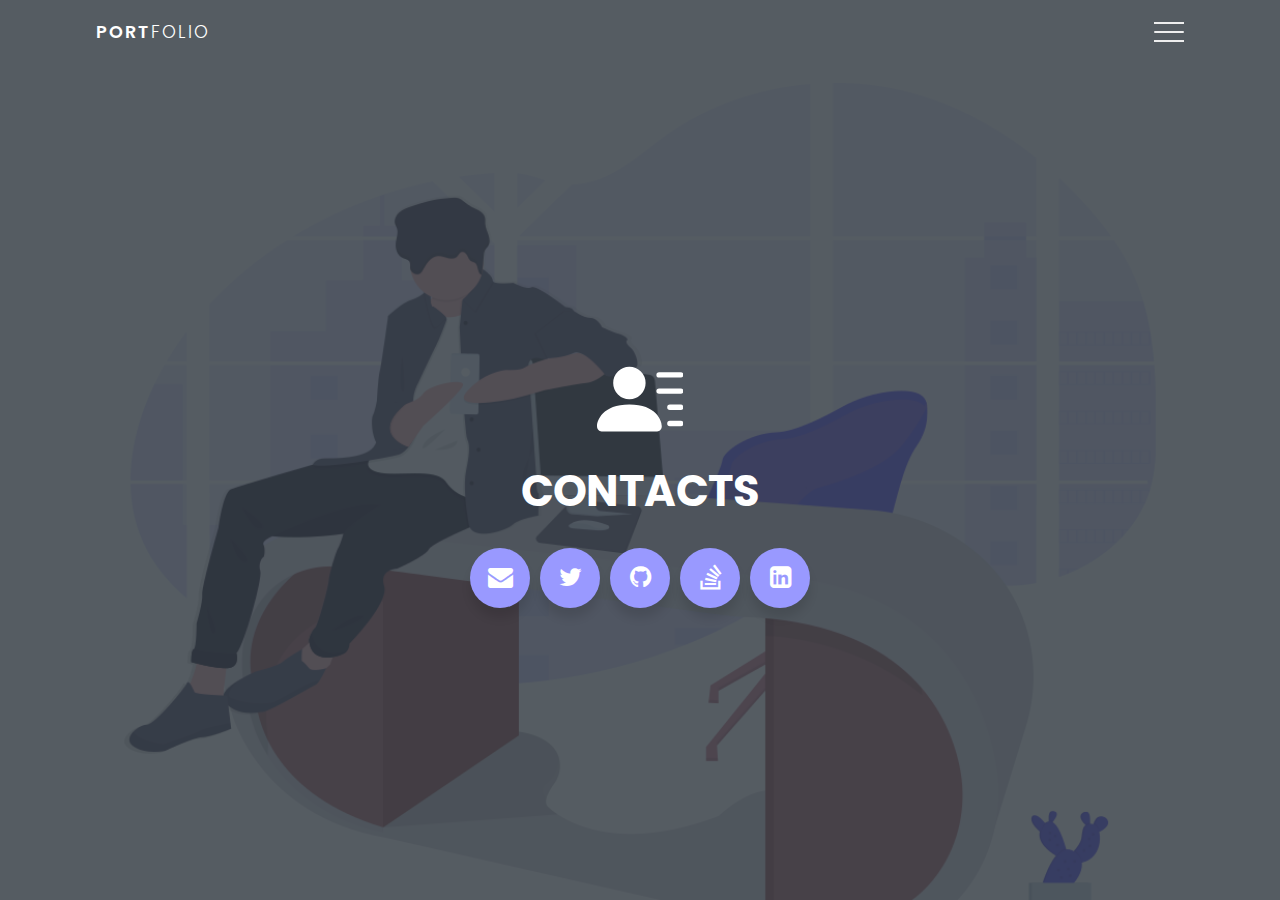
<file: Contact.html>
<!DOCTYPE html>
<html lang="en">
  <head>
    <meta charset="UTF-8" />
    <meta name="viewport" content="width=device-width, initial-scale=1.0" />
    <title>PortFolio</title>
    <link rel="stylesheet" href="Contact.css" />
    <link rel="stylesheet" href="https://cdnjs.cloudflare.com/ajax/libs/font-awesome/4.7.0/css/font-awesome.min.css">
    <link rel="stylesheet" href="Preloader.css">
  </head>
  <body>
    <div class="container">
      <div class="navbar">
        <div class="menu">
          <h3 class="logo">Port<span>Folio</span></h3>
          <div class="hamburger-menu">
            <div class="bar"></div>
          </div>
        </div>
      </div>

      <div class="main-container">
        <div class="main">
          <header>
            <div class="overlay">
              <div class="inner">
                <h2 class="title"><br><svg width="2em" height="2em" viewBox="0 0 16 16" class="bi bi-person-lines-fill" fill="currentColor" xmlns="http://www.w3.org/2000/svg">
                                        <path fill-rule="evenodd" d="M1 14s-1 0-1-1 1-4 6-4 6 3 6 4-1 1-1 1H1zm5-6a3 3 0 1 0 0-6 3 3 0 0 0 0 6zm7 1.5a.5.5 0 0 1 .5-.5h2a.5.5 0 0 1 0 1h-2a.5.5 0 0 1-.5-.5zm-2-3a.5.5 0 0 1 .5-.5h4a.5.5 0 0 1 0 1h-4a.5.5 0 0 1-.5-.5zm0-3a.5.5 0 0 1 .5-.5h4a.5.5 0 0 1 0 1h-4a.5.5 0 0 1-.5-.5zm2 9a.5.5 0 0 1 .5-.5h2a.5.5 0 0 1 0 1h-2a.5.5 0 0 1-.5-.5z"/>
                                      </svg><br>CONTACTS</h2><br>
                                          <div class="wrapper">
                                            <div class="button">
                                              <div class="icon"><i class="fa fa-envelope"></i></div>
                                              <span><b>G-Mail</b></span>
                                            </div>
                                            <div class="button">
                                              <div class="icon"><i class="fa fa-twitter"></i></div>
                                              <span><b>Twitter</b></span>
                                            </div> 
                                            <div class="button">
                                              <div class="icon"><i class="fa fa-github"></i></div>
                                              <span><b>Github</b></span>
                                            </div>
                                            <div class="button">
                                              <div class="icon"><i class="fa fa-stack-overflow"></i></div>
                                              <span><b>Stack</b></span>
                                            </div>
                                            <div class="button">
                                              <div class="icon"><i class="fa fa-linkedin-square"></i></div>
                                              <span><b>LinkedIn</b></span>
                                            </div>
                                          </div>
              </div>
            </div>
          </header>
        </div>

        <div class="shadow one"></div>
        <div class="shadow two"></div>
      </div>
<!-- <script src="nav.js"></script> -->
      <div class="links">
        <ul>
          <li>
            <a href="index.html" style="--i: 0.05s;"><svg width="1em" height="1em" viewBox="0 0 16 16" class="bi bi-house-fill" fill="currentColor" xmlns="http://www.w3.org/2000/svg">
                                                      <path fill-rule="evenodd" d="M8 3.293l6 6V13.5a1.5 1.5 0 0 1-1.5 1.5h-9A1.5 1.5 0 0 1 2 13.5V9.293l6-6zm5-.793V6l-2-2V2.5a.5.5 0 0 1 .5-.5h1a.5.5 0 0 1 .5.5z"/>
                                                      <path fill-rule="evenodd" d="M7.293 1.5a1 1 0 0 1 1.414 0l6.647 6.646a.5.5 0 0 1-.708.708L8 2.207 1.354 8.854a.5.5 0 1 1-.708-.708L7.293 1.5z"/>
                                                    </svg>  Home</a>
          </li>
          <li>
            <a href="Myself.html" style="--i: 0.1s;"><svg width="1em" height="1em" viewBox="0 0 16 16" class="bi bi-emoji-sunglasses-fill" fill="currentColor" xmlns="http://www.w3.org/2000/svg">
                                                      <path fill-rule="evenodd" d="M8 16A8 8 0 1 0 8 0a8 8 0 0 0 0 16zM2.31 5.243A1 1 0 0 1 3.28 4H6a1 1 0 0 1 1 1v.116A4.22 4.22 0 0 1 8 5c.35 0 .69.04 1 .116V5a1 1 0 0 1 1-1h2.72a1 1 0 0 1 .97 1.243l-.311 1.242A2 2 0 0 1 11.439 8H11a2 2 0 0 1-1.994-1.839A2.99 2.99 0 0 0 8 6c-.393 0-.74.064-1.006.161A2 2 0 0 1 5 8h-.438a2 2 0 0 1-1.94-1.515L2.31 5.243zM4.969 9.75a.5.5 0 1 0-.866.5A4.498 4.498 0 0 0 8 12.5a4.5 4.5 0 0 0 3.898-2.25.5.5 0 1 0-.866-.5A3.498 3.498 0 0 1 8 11.5a3.498 3.498 0 0 1-3.032-1.75z"/>
                                                    </svg> MYSELF</a>
          </li>
          <li>
            <a href="Skills.html" style="--i: 0.15s;"><svg width="1em" height="1em" viewBox="0 0 16 16" class="bi bi-bar-chart-fill" fill="currentColor" xmlns="http://www.w3.org/2000/svg">
                                                      <rect width="4" height="5" x="1" y="10" rx="1"/>
                                                      <rect width="4" height="9" x="6" y="6" rx="1"/>
                                                      <rect width="4" height="14" x="11" y="1" rx="1"/>
                                                    </svg> SKILLS</a>
          </li>
          <li>
            <a href="Hobbys.html" style="--i: 0.2s;"><i class="fa fa-heart"></i> Hobbys</a>
          </li>
          <li>
            <a href="Projects.html" style="--i: 0.25s;"><i class="fa fa-gears"></i> Projects</a>
          </li>
          <li>
            <a href="Contact.html" style="--i: 0.3s;"><svg width="1em" height="1em" viewBox="0 0 16 16" class="bi bi-person-lines-fill" fill="currentColor" xmlns="http://www.w3.org/2000/svg">
                                            <path fill-rule="evenodd" d="M1 14s-1 0-1-1 1-4 6-4 6 3 6 4-1 1-1 1H1zm5-6a3 3 0 1 0 0-6 3 3 0 0 0 0 6zm7 1.5a.5.5 0 0 1 .5-.5h2a.5.5 0 0 1 0 1h-2a.5.5 0 0 1-.5-.5zm-2-3a.5.5 0 0 1 .5-.5h4a.5.5 0 0 1 0 1h-4a.5.5 0 0 1-.5-.5zm0-3a.5.5 0 0 1 .5-.5h4a.5.5 0 0 1 0 1h-4a.5.5 0 0 1-.5-.5zm2 9a.5.5 0 0 1 .5-.5h2a.5.5 0 0 1 0 1h-2a.5.5 0 0 1-.5-.5z"/>
                                          </svg> Contact</a>
          </li>
        </ul>
      </div>
    </div>

    <script src="app.js"></script>
  </body>
</html>
</file>
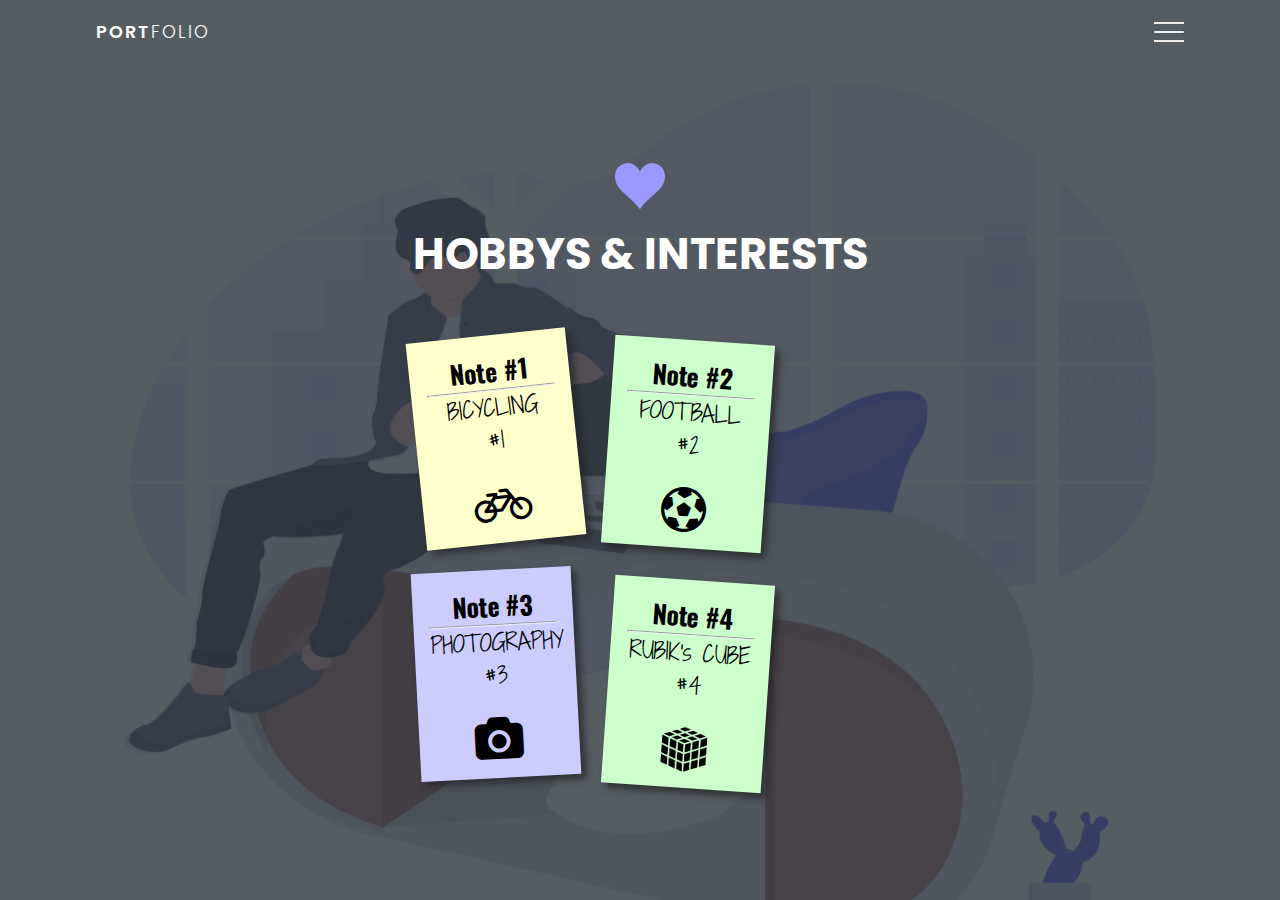
<file: Hobbys.html>
<!DOCTYPE html>
<html lang="en">
  <head>
    <meta charset="UTF-8" />
    <meta name="viewport" content="width=device-width, initial-scale=1.0" />
    <title>PortFolio</title>
    <link rel="stylesheet" href="Hobbys.css" />
    <link rel="stylesheet" href="https://cdnjs.cloudflare.com/ajax/libs/font-awesome/4.7.0/css/font-awesome.min.css">
    <link href='http://fonts.googleapis.com/css?family=Oswald:300' rel='stylesheet' type='text/css'>
    <link href='http://fonts.googleapis.com/css?family=Shadows+Into+Light+Two' rel='stylesheet' type='text/css'>
    <link rel="stylesheet" href="Preloader.css">
  </head>
  <body>
    <div class="container">
      <div class="navbar">
        <div class="menu">
          <h3 class="logo">Port<span>Folio</span></h3>
          <div class="hamburger-menu">
            <div class="bar"></div>
          </div>
        </div>
      </div>

      <div class="main-container">
        <div class="main">
          <header>
            <div class="overlay">
              <div class="inner">
                <h2 class="title"><br><svg class="heart" viewBox="0 0 32 29.6">
                                        <path d="M23.6,0c-3.4,0-6.3,2.7-7.6,5.6C14.7,2.7,11.8,0,8.4,0C3.8,0,0,3.8,0,8.4c0,9.4,9.5,11.9,16,21.2
                                                c6.1-9.3,16-12.1,16-21.2C32,3.8,28.2,0,23.6,0z"/>
                                      </svg> <br>HOBBYS & INTERESTS</h2><br>
                                          
                                            <div class="snote">
                                              <ul>
                                                <li>
                                                  <a href="#LINK 1">
                                                    <h2>Note #1</h2><hr />
                                                    <p>BICYCLING <br>#1</p><br>
                                                    <p><i class="fa fa-bicycle" style="font-size: 45px" ></i></p>
                                                  </a>
                                                </li>
                                                <li>
                                                  <a href="#LINK 2">
                                                    <h2>Note #2</h2><hr />
                                                    <p>FOOTBALL #2</p><br>
                                                    <p><i class="fa fa-soccer-ball-o" style="font-size: 45px" ></i></p>
                                                  </a>
                                                </li>
                                                <li>
                                                  <a href="#LINK 3">
                                                    <h2>Note  #3</h2><hr />
                                                    <p>PHOTOGRAPHY #3</p><br>
                                                    <p><i class="fa fa-camera" style="font-size: 45px" ></i></p>
                                                  </a>
                                                </li>
                                                <li>
                                                  <a href="#LINK 4">
                                                    <h2>Note #4</h2><hr />
                                                    <p>RUBIK's CUBE #4</p><br>
                                                    <p><img src="rubik.png" width="45px"></p>
                                                  </a>
                                                </li>
                                                <!-- <li>
                                                  <a href="#LINK 5">
                                                    <h2>Note #5</h2><hr />
                                                    <p>GAMING <br>#5</p><br>
                                                    <p><i class="fa fa-gamepad" style="font-size: 45px" ></i></p>
                                                  </a>
                                                </li> -->
                                              </ul>
                                            </div>
                                          
              </div>
            </div>
          </header>
        </div>

        <div class="shadow one"></div>
        <div class="shadow two"></div>
      </div>
<!-- <script src="nav.js"></script> -->
      <div class="links">
        <ul>
          <li>
            <a href="index.html" style="--i: 0.05s;"><svg width="1em" height="1em" viewBox="0 0 16 16" class="bi bi-house-fill" fill="currentColor" xmlns="http://www.w3.org/2000/svg">
                                                      <path fill-rule="evenodd" d="M8 3.293l6 6V13.5a1.5 1.5 0 0 1-1.5 1.5h-9A1.5 1.5 0 0 1 2 13.5V9.293l6-6zm5-.793V6l-2-2V2.5a.5.5 0 0 1 .5-.5h1a.5.5 0 0 1 .5.5z"/>
                                                      <path fill-rule="evenodd" d="M7.293 1.5a1 1 0 0 1 1.414 0l6.647 6.646a.5.5 0 0 1-.708.708L8 2.207 1.354 8.854a.5.5 0 1 1-.708-.708L7.293 1.5z"/>
                                                    </svg>  Home</a>
          </li>
          <li>
            <a href="Myself.html" style="--i: 0.1s;"><svg width="1em" height="1em" viewBox="0 0 16 16" class="bi bi-emoji-sunglasses-fill" fill="currentColor" xmlns="http://www.w3.org/2000/svg">
                                                      <path fill-rule="evenodd" d="M8 16A8 8 0 1 0 8 0a8 8 0 0 0 0 16zM2.31 5.243A1 1 0 0 1 3.28 4H6a1 1 0 0 1 1 1v.116A4.22 4.22 0 0 1 8 5c.35 0 .69.04 1 .116V5a1 1 0 0 1 1-1h2.72a1 1 0 0 1 .97 1.243l-.311 1.242A2 2 0 0 1 11.439 8H11a2 2 0 0 1-1.994-1.839A2.99 2.99 0 0 0 8 6c-.393 0-.74.064-1.006.161A2 2 0 0 1 5 8h-.438a2 2 0 0 1-1.94-1.515L2.31 5.243zM4.969 9.75a.5.5 0 1 0-.866.5A4.498 4.498 0 0 0 8 12.5a4.5 4.5 0 0 0 3.898-2.25.5.5 0 1 0-.866-.5A3.498 3.498 0 0 1 8 11.5a3.498 3.498 0 0 1-3.032-1.75z"/>
                                                    </svg> MYSELF</a>
          </li>
          <li>
            <a href="Skills.html" style="--i: 0.15s;"><svg width="1em" height="1em" viewBox="0 0 16 16" class="bi bi-bar-chart-fill" fill="currentColor" xmlns="http://www.w3.org/2000/svg">
                                                      <rect width="4" height="5" x="1" y="10" rx="1"/>
                                                      <rect width="4" height="9" x="6" y="6" rx="1"/>
                                                      <rect width="4" height="14" x="11" y="1" rx="1"/>
                                                    </svg> SKILLS</a>
          </li>
          <li>
            <a href="Hobbys.html" style="--i: 0.2s;"><i class="fa fa-heart"></i> Hobbys</a>
          </li>
          <li>
            <a href="Projects.html" style="--i: 0.25s;"><i class="fa fa-gears"></i> Projects</a>
          </li>
          <li>
            <a href="Contact.html" style="--i: 0.3s;"><svg width="1em" height="1em" viewBox="0 0 16 16" class="bi bi-person-lines-fill" fill="currentColor" xmlns="http://www.w3.org/2000/svg">
                                            <path fill-rule="evenodd" d="M1 14s-1 0-1-1 1-4 6-4 6 3 6 4-1 1-1 1H1zm5-6a3 3 0 1 0 0-6 3 3 0 0 0 0 6zm7 1.5a.5.5 0 0 1 .5-.5h2a.5.5 0 0 1 0 1h-2a.5.5 0 0 1-.5-.5zm-2-3a.5.5 0 0 1 .5-.5h4a.5.5 0 0 1 0 1h-4a.5.5 0 0 1-.5-.5zm0-3a.5.5 0 0 1 .5-.5h4a.5.5 0 0 1 0 1h-4a.5.5 0 0 1-.5-.5zm2 9a.5.5 0 0 1 .5-.5h2a.5.5 0 0 1 0 1h-2a.5.5 0 0 1-.5-.5z"/>
                                          </svg> Contact</a>
          </li>
        </ul>
      </div>
    </div>

    <script src="app.js"></script>
  </body>
</html>
</file>
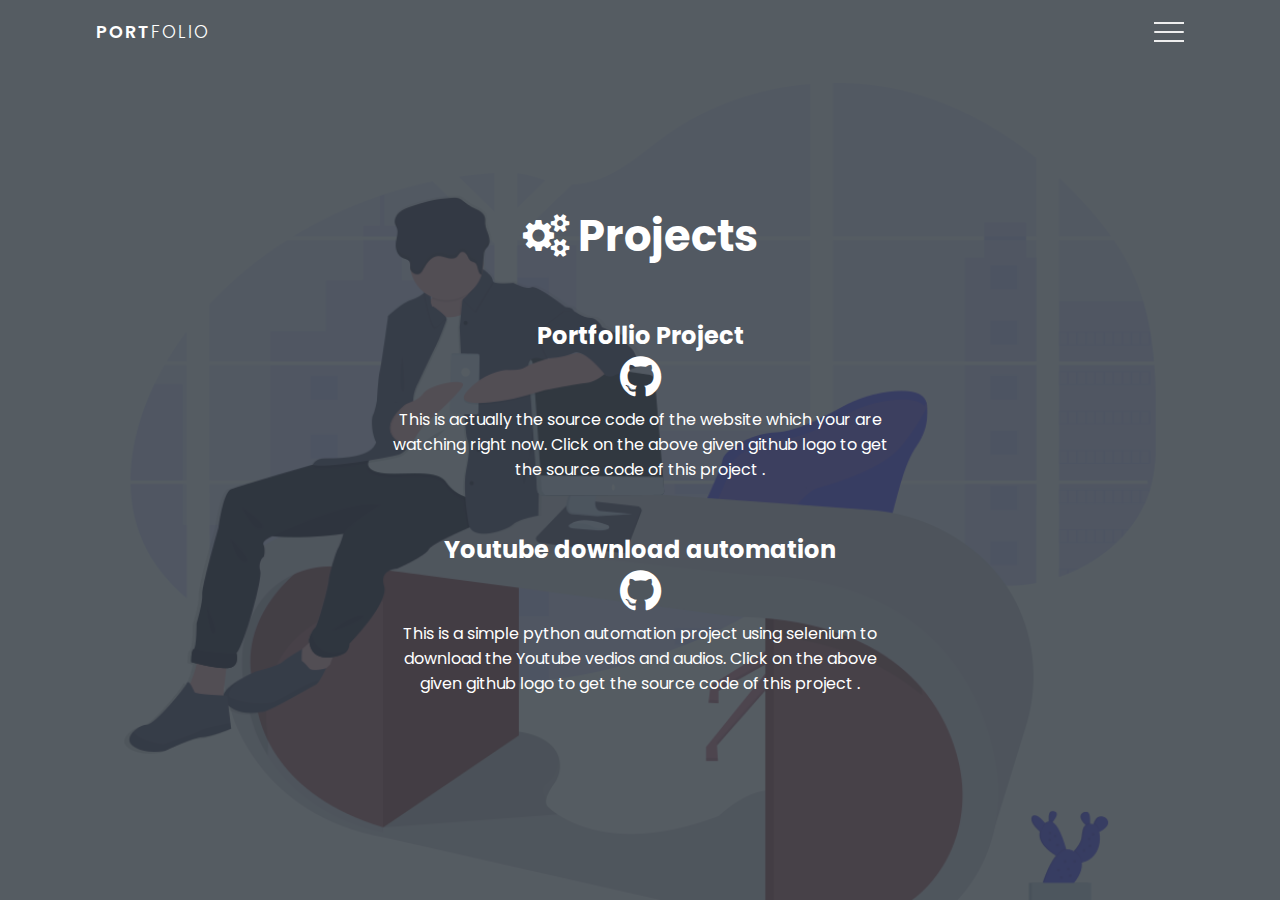
<file: Projects.html>
<!DOCTYPE html>
<html lang="en">
  <head>
    <meta charset="UTF-8" />
    <meta name="viewport" content="width=device-width, initial-scale=1.0" />
    <title>PortFolio</title>
    <meta property="og:title" content="Sohan Shetty Portfolio" />
    <meta property="og:description" 
    content="Hii I am Sohan Shetty. You will get to know me more properly by visiting this Site." />
    <meta property="og:type" content="website" />
    <meta property="og:url" content="https://sohanshetty-d76b7.web.app/" />
    <meta property="og:image" content="https://sohanshetty-d76b7.web.app/sohan_meta.png" />
    <link rel="stylesheet" href="index.css" />
    <link rel="stylesheet" href="https://cdnjs.cloudflare.com/ajax/libs/font-awesome/4.7.0/css/font-awesome.min.css">
    <link rel="stylesheet" href="Preloader.css">
    <script src="https://code.jquery.com/jquery-1.10.2.js"></script>
  </head>
  <body>
    <div class="container">
      <div class="navbar">
        <div class="menu">
          <h3 class="logo">Port<span>Folio</span></h3>
          <div class="hamburger-menu">
            <div class="bar"></div>
          </div>
        </div>
      </div>
      
      <div class="main-container">
        <div class="main">
          <header>
            <div class="overlay">
              <div class="inner">
                <h2 class="title"><i class="fa fa-gears"></i> Projects</h2>
                    <br><br><div class="project"><h2>Portfollio Project</h2><h1><a href="#"><i class="fa fa-github" style="font-size:48px;color:white"></i></a></h1>This is actually the source code of the website which your are watching right now. Click on the above given github logo to get the source code of this project .</div> <br><br>
                    <div class="project"><h2>Youtube download automation</h2><h1><a href="#"><i class="fa fa-github" style="font-size:48px;color:white"></i></a></h1>This is a simple python automation project using selenium to download the Youtube vedios and audios. Click on the above given github logo to get the source code of this project .</div>
              </div>
            </div>
          </header>
        </div>

        <div class="shadow one"></div>
        <div class="shadow two"></div>
      </div>
      <!-- <script src="nav.js"></script> -->
      <div class="links">
        <ul>
          <li>
            <a href="index.html" style="--i: 0.05s;"><svg width="1em" height="1em" viewBox="0 0 16 16" class="bi bi-house-fill" fill="currentColor" xmlns="http://www.w3.org/2000/svg">
                                                      <path fill-rule="evenodd" d="M8 3.293l6 6V13.5a1.5 1.5 0 0 1-1.5 1.5h-9A1.5 1.5 0 0 1 2 13.5V9.293l6-6zm5-.793V6l-2-2V2.5a.5.5 0 0 1 .5-.5h1a.5.5 0 0 1 .5.5z"/>
                                                      <path fill-rule="evenodd" d="M7.293 1.5a1 1 0 0 1 1.414 0l6.647 6.646a.5.5 0 0 1-.708.708L8 2.207 1.354 8.854a.5.5 0 1 1-.708-.708L7.293 1.5z"/>
                                                    </svg>  Home</a>
          </li>
          <li>
            <a href="Myself.html" style="--i: 0.1s;"><svg width="1em" height="1em" viewBox="0 0 16 16" class="bi bi-emoji-sunglasses-fill" fill="currentColor" xmlns="http://www.w3.org/2000/svg">
                                                      <path fill-rule="evenodd" d="M8 16A8 8 0 1 0 8 0a8 8 0 0 0 0 16zM2.31 5.243A1 1 0 0 1 3.28 4H6a1 1 0 0 1 1 1v.116A4.22 4.22 0 0 1 8 5c.35 0 .69.04 1 .116V5a1 1 0 0 1 1-1h2.72a1 1 0 0 1 .97 1.243l-.311 1.242A2 2 0 0 1 11.439 8H11a2 2 0 0 1-1.994-1.839A2.99 2.99 0 0 0 8 6c-.393 0-.74.064-1.006.161A2 2 0 0 1 5 8h-.438a2 2 0 0 1-1.94-1.515L2.31 5.243zM4.969 9.75a.5.5 0 1 0-.866.5A4.498 4.498 0 0 0 8 12.5a4.5 4.5 0 0 0 3.898-2.25.5.5 0 1 0-.866-.5A3.498 3.498 0 0 1 8 11.5a3.498 3.498 0 0 1-3.032-1.75z"/>
                                                    </svg> MYSELF</a>
          </li>
          <li>
            <a href="Skills.html" style="--i: 0.15s;"><svg width="1em" height="1em" viewBox="0 0 16 16" class="bi bi-bar-chart-fill" fill="currentColor" xmlns="http://www.w3.org/2000/svg">
                                                      <rect width="4" height="5" x="1" y="10" rx="1"/>
                                                      <rect width="4" height="9" x="6" y="6" rx="1"/>
                                                      <rect width="4" height="14" x="11" y="1" rx="1"/>
                                                    </svg> SKILLS</a>
          </li>
          <li>
            <a href="Hobbys.html" style="--i: 0.2s;"><i class="fa fa-heart"></i> Hobbys</a>
          </li>
          <li>
            <a href="#" style="--i: 0.25s;"><i class="fa fa-gears"></i> Projects</a>
          </li>
          <li>
            <a href="Contact.html" style="--i: 0.3s;"><svg width="1em" height="1em" viewBox="0 0 16 16" class="bi bi-person-lines-fill" fill="currentColor" xmlns="http://www.w3.org/2000/svg">
                                            <path fill-rule="evenodd" d="M1 14s-1 0-1-1 1-4 6-4 6 3 6 4-1 1-1 1H1zm5-6a3 3 0 1 0 0-6 3 3 0 0 0 0 6zm7 1.5a.5.5 0 0 1 .5-.5h2a.5.5 0 0 1 0 1h-2a.5.5 0 0 1-.5-.5zm-2-3a.5.5 0 0 1 .5-.5h4a.5.5 0 0 1 0 1h-4a.5.5 0 0 1-.5-.5zm0-3a.5.5 0 0 1 .5-.5h4a.5.5 0 0 1 0 1h-4a.5.5 0 0 1-.5-.5zm2 9a.5.5 0 0 1 .5-.5h2a.5.5 0 0 1 0 1h-2a.5.5 0 0 1-.5-.5z"/>
                                          </svg> Contact</a>
          </li>
        </ul>
      </div>
    </div>

    <script src="app.js"></script>
  </body>
</html>
</file>
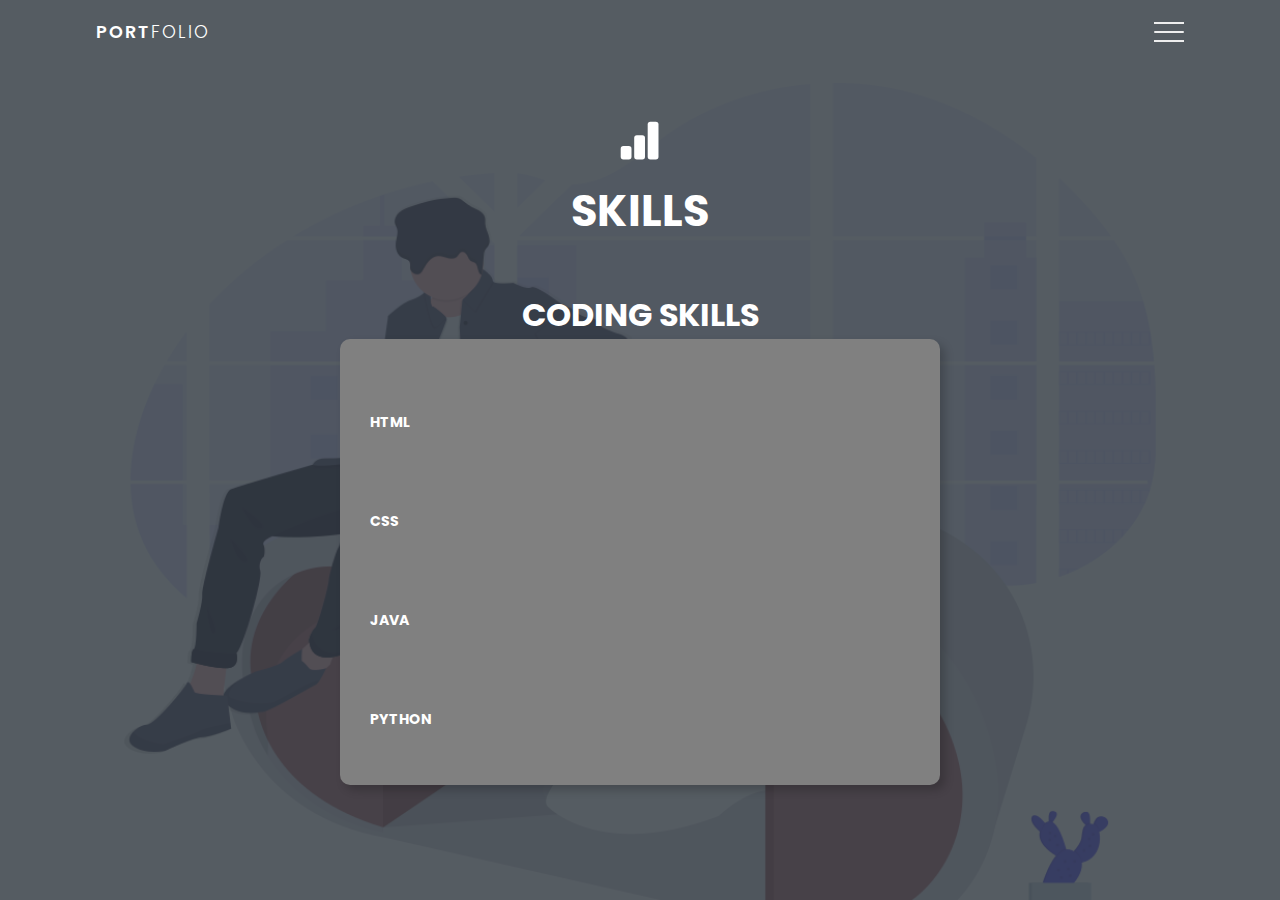
<file: Skills.html>
<!DOCTYPE html>
<html lang="en">
  <head>
    <meta charset="UTF-8" />
    <meta name="viewport" content="width=device-width, initial-scale=1.0" />
    <title>PortFolio</title>
    <link rel="stylesheet" href="Skills.css" />
    <link rel="stylesheet" href="https://cdnjs.cloudflare.com/ajax/libs/font-awesome/4.7.0/css/font-awesome.min.css">
    <link rel="stylesheet" href="Preloader.css">
  </head>
  <body>
    <div class="container">
      <div class="navbar">
        <div class="menu">
          <h3 class="logo">Port<span>Folio</span></h3>
          <div class="hamburger-menu">
            <div class="bar"></div>
          </div>
        </div>
      </div>

      <div class="main-container">
        <div class="main">
          <header>
            <div class="overlay">
              <div class="inner">
                <h2 class="title"><svg width="1em" height="1em" viewBox="0 0 16 16" class="bi bi-bar-chart-fill" fill="currentColor" xmlns="http://www.w3.org/2000/svg">
                                    <rect width="4" height="5" x="1" y="10" rx="1"/>
                                    <rect width="4" height="9" x="6" y="6" rx="1"/>
                                    <rect width="4" height="14" x="11" y="1" rx="1"/>
                                  </svg><br>SKILLS</h2>
                <p>
                  <h1><br>CODING SKILLS<h1>
                </p>
                <div class = "body">
                  <div class="skills-bar">
                    <div class= "sbar">
                      <div class="info">
                        <span><br><h5>HTML<h5></span>
                      </div>
                      <div class="progress-line html" ><span></span></div>
                    </div>
                    <div class= "sbar">
                      <div class="info">
                        <span><br><h5>CSS<h5></span>
                      </div>
                      <div class="progress-line css" ><span></span></div>
                    </div>
                    <div class= "sbar">
                      <div class="info">
                        <span><br><h5>JAVA<h5></span>
                      </div>
                      <div class="progress-line java" ><span></span></div>
                    </div>
                    <div class= "sbar">
                      <div class="info">
                        <span><br><h5>PYTHON<h5></span>
                      </div>
                      <div class="progress-line python" ><span></span></div>
                    </div>
                  </div>
                </div>
              </div>
            </div>
          </header>
        </div>

        <div class="shadow one"></div>
        <div class="shadow two"></div>
      </div>
<!-- <script src="nav.js"></script> -->
      <div class="links">
        <ul>
          <li>
            <a href="index.html" style="--i: 0.05s;"><svg width="1em" height="1em" viewBox="0 0 16 16" class="bi bi-house-fill" fill="currentColor" xmlns="http://www.w3.org/2000/svg">
                                                      <path fill-rule="evenodd" d="M8 3.293l6 6V13.5a1.5 1.5 0 0 1-1.5 1.5h-9A1.5 1.5 0 0 1 2 13.5V9.293l6-6zm5-.793V6l-2-2V2.5a.5.5 0 0 1 .5-.5h1a.5.5 0 0 1 .5.5z"/>
                                                      <path fill-rule="evenodd" d="M7.293 1.5a1 1 0 0 1 1.414 0l6.647 6.646a.5.5 0 0 1-.708.708L8 2.207 1.354 8.854a.5.5 0 1 1-.708-.708L7.293 1.5z"/>
                                                    </svg> Home</a>
          </li>
          <li>
            <a href="Myself.html" style="--i: 0.1s;"><svg width="1em" height="1em" viewBox="0 0 16 16" class="bi bi-emoji-sunglasses-fill" fill="currentColor" xmlns="http://www.w3.org/2000/svg">
                                                      <path fill-rule="evenodd" d="M8 16A8 8 0 1 0 8 0a8 8 0 0 0 0 16zM2.31 5.243A1 1 0 0 1 3.28 4H6a1 1 0 0 1 1 1v.116A4.22 4.22 0 0 1 8 5c.35 0 .69.04 1 .116V5a1 1 0 0 1 1-1h2.72a1 1 0 0 1 .97 1.243l-.311 1.242A2 2 0 0 1 11.439 8H11a2 2 0 0 1-1.994-1.839A2.99 2.99 0 0 0 8 6c-.393 0-.74.064-1.006.161A2 2 0 0 1 5 8h-.438a2 2 0 0 1-1.94-1.515L2.31 5.243zM4.969 9.75a.5.5 0 1 0-.866.5A4.498 4.498 0 0 0 8 12.5a4.5 4.5 0 0 0 3.898-2.25.5.5 0 1 0-.866-.5A3.498 3.498 0 0 1 8 11.5a3.498 3.498 0 0 1-3.032-1.75z"/>
                                                    </svg> Myself</a>
          </li>
          <li>
            <a href="Skills.html" style="--i: 0.15s;"><svg width="1em" height="1em" viewBox="0 0 16 16" class="bi bi-bar-chart-fill" fill="currentColor" xmlns="http://www.w3.org/2000/svg">
                                                      <rect width="4" height="5" x="1" y="10" rx="1"/>
                                                      <rect width="4" height="9" x="6" y="6" rx="1"/>
                                                      <rect width="4" height="14" x="11" y="1" rx="1"/>
                                                    </svg> SKILLS</a>
          </li>
          <li>
            <a href="Hobbys.html" style="--i: 0.2s;"><i class="fa fa-heart"></i> Hobbys</a>
          </li>
          <li>
            <a href="Projects.html" style="--i: 0.25s;"><i class="fa fa-gears"></i> Projects</a>
          </li>
          <li>
            <a href="Contact.html" style="--i: 0.3s;"><svg width="1em" height="1em" viewBox="0 0 16 16" class="bi bi-person-lines-fill" fill="currentColor" xmlns="http://www.w3.org/2000/svg">
                                            <path fill-rule="evenodd" d="M1 14s-1 0-1-1 1-4 6-4 6 3 6 4-1 1-1 1H1zm5-6a3 3 0 1 0 0-6 3 3 0 0 0 0 6zm7 1.5a.5.5 0 0 1 .5-.5h2a.5.5 0 0 1 0 1h-2a.5.5 0 0 1-.5-.5zm-2-3a.5.5 0 0 1 .5-.5h4a.5.5 0 0 1 0 1h-4a.5.5 0 0 1-.5-.5zm0-3a.5.5 0 0 1 .5-.5h4a.5.5 0 0 1 0 1h-4a.5.5 0 0 1-.5-.5zm2 9a.5.5 0 0 1 .5-.5h2a.5.5 0 0 1 0 1h-2a.5.5 0 0 1-.5-.5z"/>
                                          </svg> Contact</a>
          </li>
        </ul>
      </div>
    </div>

    <script src="app.js"></script>
  </body>
</html>
</file>
<file: Contact.css>
@import url("https://fonts.googleapis.com/css2?family=Poppins:wght@300;400;500;600;700;800;900&display=swap");

* {
  padding: 0;
  margin: 0;
  box-sizing: border-box;
}

body,
button {
  font-family: "Poppins", sans-serif;
}

.container {
  min-height: 100vh;
  width: 100%;
  background-color: #485461;
  background-image: linear-gradient(135deg, #485461 0%, #28313b 74%);
  overflow-x: hidden;
  transform-style: preserve-3d;
}

.navbar {
  position: fixed;
  top: 0;
  left: 0;
  width: 100%;
  z-index: 10;
  height: 3rem;
}

.menu {
  max-width: 72rem;
  width: 100%;
  margin: 0 auto;
  padding: 0 2rem;
  display: flex;
  justify-content: space-between;
  align-items: center;
  color: #fff;
}

.logo {
  font-size: 1.1rem;
  font-weight: 600;
  text-transform: uppercase;
  letter-spacing: 2px;
  line-height: 4rem;
}

.logo span {
  font-weight: 300;
}

.hamburger-menu {
  height: 4rem;
  width: 3rem;
  cursor: pointer;
  display: flex;
  align-items: center;
  justify-content: flex-end;
}

.bar {
  width: 1.9rem;
  height: 1.5px;
  border-radius: 2px;
  background-color: #eee;
  transition: 0.5s;
  position: relative;
}

.bar:before,
.bar:after {
  content: "";
  position: absolute;
  width: inherit;
  height: inherit;
  background-color: #eee;
  transition: 0.5s;
}

.bar:before {
  transform: translateY(-9px);
}

.bar:after {
  transform: translateY(9px);
}

.main {
  position: relative;
  width: 100%;
  left: 0;
  z-index: 5;
  overflow: hidden;
  transform-origin: left;
  transform-style: preserve-3d;
  transition: 0.5s;
}

header {
  min-height: 100vh;
  width: 100%;
  background: url("undraw_on_the_office_fbfs.png") no-repeat top center / cover;
  position: relative;
}

.overlay {
  position: absolute;
  width: 100%;
  height: 100%;
  top: 0;
  left: 0;
  background-color: rgba(43, 51, 59, 0.8);
  display: flex;
  justify-content: center;
  align-items: center;
}

.inner {
  max-width: 35rem;
  text-align: center;
  color: #fff;
  padding: 0 2rem;
}

.title {
  font-size: 2.7rem;
}

#myBtn {
  margin-top: 1rem;
  padding: 0.6rem 1.8rem;
  background-color: #1179e7;
  border: none;
  border-radius: 25px;
  color: #fff;
  text-transform: uppercase;
  cursor: pointer;
  text-decoration: none;
}

.container.active .bar {
  transform: rotate(360deg);
  background-color: transparent;
}

.container.active .bar:before {
  transform: translateY(0) rotate(45deg);
}

.container.active .bar:after {
  transform: translateY(0) rotate(-45deg);
}

.container.active .main {
  animation: main-animation 0.5s ease;
  cursor: pointer;
  transform: perspective(1300px) rotateY(20deg) translateZ(310px) scale(0.5);
}

@keyframes main-animation {
  from {
    transform: translate(0);
  }

  to {
    transform: perspective(1300px) rotateY(20deg) translateZ(310px) scale(0.5);
  }
}

.links {
  position: absolute;
  width: 30%;
  right: 0;
  top: 0;
  height: 100vh;
  z-index: 2;
  display: flex;
  justify-content: center;
  align-items: center;
}

ul {
  list-style: none;
}

.links a {
  text-decoration: none;
  color: #eee;
  padding: 0.7rem 0;
  display: inline-block;
  font-size: 1rem;
  font-weight: 300;
  text-transform: uppercase;
  letter-spacing: 1px;
  transition: 0.3s;
  opacity: 0;
  transform: translateY(10px);
  animation: hide 0.5s forwards ease;
}

.links a:hover {
  color: #9966ff;
}

.container.active .links a {
  animation: appear 0.5s forwards ease var(--i);
}

@keyframes appear {
  from {
    opacity: 0;
    transform: translateY(10px);
  }
  to {
    opacity: 1;
    transform: translateY(0px);
  }
}

@keyframes hide {
  from {
    opacity: 1;
    transform: translateY(0px);
  }
  to {
    opacity: 0;
    transform: translateY(10px);
  }
}

.shadow {
  position: absolute;
  width: 100%;
  height: 100vh;
  top: 0;
  left: 0;
  transform-style: preserve-3d;
  transform-origin: left;
  transition: 0.5s;
  background-color: white;
}

.shadow.one {
  z-index: -1;
  opacity: 0.15;
}

.shadow.two {
  z-index: -2;
  opacity: 0.1;
}

.container.active .shadow.one {
  animation: shadow-one 0.6s ease-out;
  transform: perspective(1300px) rotateY(20deg) translateZ(215px) scale(0.5);
}

@keyframes shadow-one {
  0% {
    transform: translate(0);
  }

  5% {
    transform: perspective(1300px) rotateY(20deg) translateZ(310px) scale(0.5);
  }

  100% {
    transform: perspective(1300px) rotateY(20deg) translateZ(215px) scale(0.5);
  }
}

.container.active .shadow.two {
  animation: shadow-two 0.6s ease-out;
  transform: perspective(1300px) rotateY(20deg) translateZ(120px) scale(0.5);
}

@keyframes shadow-two {
  0% {
    transform: translate(0);
  }

  20% {
    transform: perspective(1300px) rotateY(20deg) translateZ(310px) scale(0.5);
  }

  100% {
    transform: perspective(1300px) rotateY(20deg) translateZ(120px) scale(0.5);
  }
}

.container.active .main:hover + .shadow.one {
  transform: perspective(1300px) rotateY(20deg) translateZ(230px) scale(0.5);
}

.container.active .main:hover {
  transform: perspective(1300px) rotateY(20deg) translateZ(340px) scale(0.5);
}

#more {display: none;}

h1.ml8 {
  font-weight: 900;
  font-size: 4.5em;
  color: #fff;
  width: 3em;
  height: 3em;
}

.ml8 .letters-container {
  position: absolute;
  left: 0;
  right: 0;
  margin: auto;
  top: 0;
  bottom: 0;
  height: 1em;
}

.ml8 .letters {
  position: relative;
  z-index: 2;
  display: inline-block;
  line-height: 0.7em;
  right: -0.12em;
  top: -0.2em;
}

.ml8 .bang {
  font-size: 1.4em;
  top: auto;
  left: -0.06em;
}

.ml8 .circle {
  position: absolute;
  left: 0;
  right: 0;
  margin: auto;
  top: 0;
  bottom: 0;
}

.ml8 .circle-white {
  width: 3em;
  height: 3em;
  border: 2px dashed white;
  border-radius: 2em;
}

.ml8 .circle-dark {
  width: 2.2em;
  height: 2.2em;
  background-color: #4f7b86;
  border-radius: 3em;
  z-index: 1;
}

.ml8 .circle-dark-dashed {
  border-radius: 2.4em;
  background-color: transparent;
  border: 2px dashed #4f7b86;
  width: 2.3em;
  height: 2.3em;
}

.ml2 {
  font-weight: 900;
  font-size: 3.5em;
}

.ml2 .letter {
  display: inline-block;
  line-height: 1em;
}

.wrapper .button{
  text-align: left;
  display: inline-block;
  height: 60px;
  width: 60px;
  float: left;
  margin: 0 5px;
  overflow: hidden;
  background: #9999ff;
  border-radius: 50px;
  cursor: pointer;
  box-shadow: 0px 10px 10px rgba(0,0,0,0.1);
  transition: all 0.3s ease-out;
}

.wrapper .button:hover{
  text-align: left;
  width: 200px;
}

.wrapper .button .icon{
  display: inline-block;
  height: 60px;
  width: 60px;
  text-align: center;
  border-radius: 50px;
  box-sizing: border-box;
  line-height: 60px;
  transition: all 0.3s ease-out;
}

.wrapper .button:nth-child(1):hover .icon{
  background: #ea4335;
}

.wrapper .button:nth-child(2):hover .icon{
  background: #1da1f2;
}

.wrapper .button:nth-child(3):hover .icon{
  background: #666;
}

.wrapper .button:nth-child(4):hover .icon{
  background: #ff6600;
}

.wrapper .button:nth-child(5):hover .icon{
  background: #2867b2;
}


.wrapper .button .icon i{
  font-size: 25px;
  line-height: 60px;
  transition: all 0.3s ease-out;
}

.wrapper .button:hover .icon i{
  color: #fff;
}

.wrapper .button span{
  font-size: 20px;
  font-weight: 10000;
  line-height: 60px;
  margin-left: 10px;
}

.wrapper .button:nth-child(1) span{
  color: #fff;
}

.wrapper .button:nth-child(2) span{
  color: #fff;
}

.wrapper .button:nth-child(3) span{
  color: #fff;
}

.wrapper .button:nth-child(4) span{
  color: #fff;
}

.wrapper .button:nth-child(5) span{
  color: #fff;
}
</file>
<file: Preloader.css>
.main-container {
    transform-origin: left;
    animation: transitionIn 0.3s ease-in;
}

@keyframes transitionIn {
    0%{
        opacity: 0;
        transform: perspective(1300px) rotateY(20deg) translateZ(310px) scale(0.5);
    }
    100% {
        opacity: 1;
        transform: translate(0);
    }
}
</file>
<file: Hobbys.css>
@import url("https://fonts.googleapis.com/css2?family=Poppins:wght@300;400;500;600;700;800;900&display=swap");

* {
  padding: 0;
  margin: 0;
  box-sizing: border-box;
}

body,
button {
  font-family: "Poppins", sans-serif;
}

.container {
  min-height: 100vh;
  width: 100%;
  background-color: #485461;
  background-image: linear-gradient(135deg, #485461 0%, #28313b 74%);
  overflow-x: hidden;
  transform-style: preserve-3d;
}

.navbar {
  position: fixed;
  top: 0;
  left: 0;
  width: 100%;
  z-index: 10;
  height: 3rem;
}

.menu {
  max-width: 72rem;
  width: 100%;
  margin: 0 auto;
  padding: 0 2rem;
  display: flex;
  justify-content: space-between;
  align-items: center;
  color: #fff;
}

.logo {
  font-size: 1.1rem;
  font-weight: 600;
  text-transform: uppercase;
  letter-spacing: 2px;
  line-height: 4rem;
}

.logo span {
  font-weight: 300;
}

.hamburger-menu {
  height: 4rem;
  width: 3rem;
  cursor: pointer;
  display: flex;
  align-items: center;
  justify-content: flex-end;
}

.bar {
  width: 1.9rem;
  height: 1.5px;
  border-radius: 2px;
  background-color: #eee;
  transition: 0.5s;
  position: relative;
}

.bar:before,
.bar:after {
  content: "";
  position: absolute;
  width: inherit;
  height: inherit;
  background-color: #eee;
  transition: 0.5s;
}

.bar:before {
  transform: translateY(-9px);
}

.bar:after {
  transform: translateY(9px);
}

.main {
  position: relative;
  width: 100%;
  left: 0;
  z-index: 5;
  overflow: hidden;
  transform-origin: left;
  transform-style: preserve-3d;
  transition: 0.5s;
}

header {
  min-height: 100vh;
  width: 100%;
  background: url("undraw_on_the_office_fbfs.png") no-repeat top center / cover;
  position: relative;
}

.overlay {
  position: absolute;
  width: 100%;
  height: 100%;
  top: 0;
  left: 0;
  background-color: rgba(43, 51, 59, 0.8);
  display: flex;
  justify-content: center;
  align-items: center;
}

.inner {
  max-width: 35rem;
  text-align: center;
  color: #fff;
  padding: 0 2rem;
}

.title {
  font-size: 2.7rem;
}

#myBtn {
  margin-top: 1rem;
  padding: 0.6rem 1.8rem;
  background-color: #1179e7;
  border: none;
  border-radius: 25px;
  color: #fff;
  text-transform: uppercase;
  cursor: pointer;
  text-decoration: none;
}

.container.active .bar {
  transform: rotate(360deg);
  background-color: transparent;
}

.container.active .bar:before {
  transform: translateY(0) rotate(45deg);
}

.container.active .bar:after {
  transform: translateY(0) rotate(-45deg);
}

.container.active .main {
  animation: main-animation 0.5s ease;
  cursor: pointer;
  transform: perspective(1300px) rotateY(20deg) translateZ(310px) scale(0.5);
}

@keyframes main-animation {
  from {
    transform: translate(0);
  }

  to {
    transform: perspective(1300px) rotateY(20deg) translateZ(310px) scale(0.5);
  }
}

.links {
  position: absolute;
  width: 30%;
  right: 0;
  top: 0;
  height: 100vh;
  z-index: 2;
  display: flex;
  justify-content: center;
  align-items: center;
}

ul {
  list-style: none;
}

.links a {
  text-decoration: none;
  color: #eee;
  padding: 0.7rem 0;
  display: inline-block;
  font-size: 1rem;
  font-weight: 300;
  text-transform: uppercase;
  letter-spacing: 1px;
  transition: 0.3s;
  opacity: 0;
  transform: translateY(10px);
  animation: hide 0.5s forwards ease;
}

.links a:hover {
  color: #9966ff;
}

.container.active .links a {
  animation: appear 0.5s forwards ease var(--i);
}

@keyframes appear {
  from {
    opacity: 0;
    transform: translateY(10px);
  }
  to {
    opacity: 1;
    transform: translateY(0px);
  }
}

@keyframes hide {
  from {
    opacity: 1;
    transform: translateY(0px);
  }
  to {
    opacity: 0;
    transform: translateY(10px);
  }
}

.shadow {
  position: absolute;
  width: 100%;
  height: 100vh;
  top: 0;
  left: 0;
  transform-style: preserve-3d;
  transform-origin: left;
  transition: 0.5s;
  background-color: white;
}

.shadow.one {
  z-index: -1;
  opacity: 0.15;
}

.shadow.two {
  z-index: -2;
  opacity: 0.1;
}

.container.active .shadow.one {
  animation: shadow-one 0.6s ease-out;
  transform: perspective(1300px) rotateY(20deg) translateZ(215px) scale(0.5);
}

@keyframes shadow-one {
  0% {
    transform: translate(0);
  }

  5% {
    transform: perspective(1300px) rotateY(20deg) translateZ(310px) scale(0.5);
  }

  100% {
    transform: perspective(1300px) rotateY(20deg) translateZ(215px) scale(0.5);
  }
}

.container.active .shadow.two {
  animation: shadow-two 0.6s ease-out;
  transform: perspective(1300px) rotateY(20deg) translateZ(120px) scale(0.5);
}

@keyframes shadow-two {
  0% {
    transform: translate(0);
  }

  20% {
    transform: perspective(1300px) rotateY(20deg) translateZ(310px) scale(0.5);
  }

  100% {
    transform: perspective(1300px) rotateY(20deg) translateZ(120px) scale(0.5);
  }
}

.container.active .main:hover + .shadow.one {
  transform: perspective(1300px) rotateY(20deg) translateZ(230px) scale(0.5);
}

.container.active .main:hover {
  transform: perspective(1300px) rotateY(20deg) translateZ(340px) scale(0.5);
}

#more {display: none;}

.ml2 {
  font-weight: 900;
  font-size: 3.5em;
}

.ml2 .letter {
  display: inline-block;
  line-height: 1em;
}

.heart {
    fill: #9999ff;
    position: relative;
    top: 5px;
    width: 50px;
    animation: pulse 1s ease infinite;
  }
  
  @keyframes pulse {
    0% { transform: scale(1); }
    50% { transform: scale(1.3); }
    100% { transform: scale(1); }
  }

.snote {
max-width:100%;
max-height: 100%;
background-color: transparent;
}

.snote h2,p{
  font-size:100%;
  font-weight:normal;
  align-content: center;
}

.snote ul,li{
  list-style:none;
}

.snote ul{
  overflow:hidden;
  padding: 0.5em;
}

.snote ul li a{
  text-decoration:none;
  color:#000;
  background:#ffc;
  display:block;
  height:13em;
  width:10em;
  padding:1em;
  -moz-box-shadow:5px 5px 7px rgba(33,33,33,1);
  -webkit-box-shadow: 5px 5px 7px rgba(33,33,33,.7);
   box-shadow: 5px 5px 7px rgba(33,33,33,.7);
  -webkit-transform:rotate(-6deg);
  -o-transform:rotate(-6deg);
  -moz-transform:rotate(-6deg);
  -moz-transition:-moz-transform .15s linear;
  -o-transition:-o-transform .15s linear;
  -webkit-transition:-webkit-transform .15s linear;
}

.snote ul li:nth-child(even) a{
  -o-transform:rotate(4deg);
  -webkit-transform:rotate(4deg);
  -moz-transform:rotate(4deg);
   position:relative;
  top:5px;
  background:#cfc;
}

.snote ul li:nth-child(3n) a{
  -o-transform:rotate(-3deg);
  -webkit-transform:rotate(-3deg);
  -moz-transform:rotate(-3deg);
  position:relative;
  top:-5px;
  background:#ccf;
}

.snote ul li:nth-child(5n) a{
  -o-transform:rotate(5deg);
  -webkit-transform:rotate(5deg);
  -moz-transform:rotate(5deg);
  position:relative;
  top:-10px;
  background:#fcf;
}

.snote ul li a:hover,ul li a:focus{
  -moz-box-shadow:10px 10px 7px rgba(0,0,0,.7);
  -webkit-box-shadow: 10px 10px 7px rgba(0,0,0,.7);
  box-shadow:10px 10px 7px rgba(0,0,0,.7);
  -webkit-transform: scale(1.25);
  -moz-transform: scale(1.25);
  -o-transform: scale(1.25);
  position:relative;
  z-index:5;
}

.snote ul li{
  margin:1em;
  float:left;
}

.snote ul li h2{
  font-size:160%;
  font-weight:bold;
  padding-bottom:0px;
  font-family:Oswald;
  text-align:center;
  color:#000;
}

.snote ul li p{
  font-family:'Shadows Into Light Two',arial,sans-serif;
  font-size:140%;
  color:#000;
}

/* ################################################################3*/

@media only screen and (max-width: 600px) {
  .ml6 {
    position: relative;
    font-weight: 900;
    font-size: 3.9em;
  }
  
  .ml6 .text-wrapper {
    position: relative;
    display: inline-block;
    padding-top: 0.2em;
    padding-right: 0.05em;
    padding-bottom: 0.1em;
    overflow: hidden;
  }
  
  .ml6 .letter {
    display: inline-block;
    line-height: 1em;
  }

  .links a {
    font-weight: bolder;
    text-decoration: none;
    color: #eee;
    padding: 1.5rem 0;
    display: inline-block;
    font-size: 0.9rem;
    font-weight: 300;
    text-transform: uppercase;
    letter-spacing: 1px;
    transition: 0.3s;
    opacity: 0;
    transform: translateY(10px);
    animation: hide 0.5s forwards ease;
  }

  .ml2 {
    font-weight: 900;
    font-size: 2.1em;
  }
  
  .ml2 .letter {
    display: inline-block;
    line-height: 1em;
  }

  .container.active .main {
    animation: main-animation 0.5s ease;
    cursor: pointer;
    transform: perspective(1300px) rotateY(20deg) translateZ(150px) scale(0.5);
  }
  
  @keyframes main-animation {
    from {
      transform: translate(0);
    }
  
    to {
      transform: perspective(1300px) rotateY(20deg) translateZ(150px) scale(0.5);
    }
  }

  .container.active .shadow.one {
    animation: shadow-one 0.6s ease-out;
    transform: perspective(1300px) rotateY(20deg) translateZ(100px) scale(0.5);
  }
  
  @keyframes shadow-one {
    0% {
      transform: translate(0);
    }
  
    5% {
      transform: perspective(1300px) rotateY(20deg) translateZ(150px) scale(0.5);
    }
  
    100% {
      transform: perspective(1300px) rotateY(20deg) translateZ(100px) scale(0.5);
    }
  }
  
  .container.active .shadow.two {
    animation: shadow-two 0.6s ease-out;
    transform: perspective(1300px) rotateY(20deg) translateZ(50px) scale(0.5);
  }
  
  @keyframes shadow-two {
    0% {
      transform: translate(0);
    }
  
    20% {
      transform: perspective(1300px) rotateY(20deg) translateZ(150px) scale(0.5);
    }
  
    100% {
      transform: perspective(1300px) rotateY(20deg) translateZ(50px) scale(0.5);
    }
  }
  
  .container.active .main:hover + .shadow.one {
    transform: perspective(1300px) rotateY(20deg) translateZ(230px) scale(0.5);
  }
  
  .container.active .main:hover {
    transform: perspective(1300px) rotateY(20deg) translateZ(340px) scale(0.5);
  }

  .snote {
    /* max-width:120%;
    max-height: 1700rem; */
    width : 400px;
    height: 1050px;
    background-color: transparent;
    padding-top: 200px;
  }

    /* .inner {
      max-width: 35rem;
      max-height:1000%;
      text-align: center;
      color: #fff;
      padding: 0 2rem;
    } */
    
    .title {
      font-size: 2.7rem;
      position: absolute;
      left: 10%;
      top: 2%;
    }

    .snote ul {
      height: 5016px;
      margin-top: 900px;
    }

    .inner {
      height: 2500px;
    }

    /* .snote ul li a {
      width: 132px;
      height: 182px;
    } */

}
</file>
<file: index.css>
@import url("https://fonts.googleapis.com/css2?family=Poppins:wght@300;400;500;600;700;800;900&display=swap");

* {
  padding: 0;
  margin: 0;
  box-sizing: border-box;
}

body,
button {
  font-family: "Poppins", sans-serif;
}

.container {
  min-height: 100vh;
  width: 100%;
  background-color: #485461;
  background-image: linear-gradient(135deg, #485461 0%, #28313b 74%);
  overflow-x: hidden;
  transform-style: preserve-3d;
}

.navbar {
  position: fixed;
  top: 0;
  left: 0;
  width: 100%;
  z-index: 10;
  height: 3rem;
}

.menu {
  max-width: 72rem;
  width: 100%;
  margin: 0 auto;
  padding: 0 2rem;
  display: flex;
  justify-content: space-between;
  align-items: center;
  color: #fff;
}

.logo {
  font-size: 1.1rem;
  font-weight: 600;
  text-transform: uppercase;
  letter-spacing: 2px;
  line-height: 4rem;
}

.logo span {
  font-weight: 300;
}

.hamburger-menu {
  height: 4rem;
  width: 3rem;
  cursor: pointer;
  display: flex;
  align-items: center;
  justify-content: flex-end;
}

.bar {
  width: 1.9rem;
  height: 1.5px;
  border-radius: 2px;
  background-color: #eee;
  transition: 0.5s;
  position: relative;
}

.bar:before,
.bar:after {
  content: "";
  position: absolute;
  width: inherit;
  height: inherit;
  background-color: #eee;
  transition: 0.5s;
}

.bar:before {
  transform: translateY(-9px);
}

.bar:after {
  transform: translateY(9px);
}

.main {
  position: relative;
  width: 100%;
  left: 0;
  z-index: 5;
  overflow: hidden;
  transform-origin: left;
  transform-style: preserve-3d;
  transition: 0.5s;
}

header {
  min-height: 100vh;
  width: 100%;
  background: url("undraw_on_the_office_fbfs.png") no-repeat top center / cover;
  position: relative;
}

.overlay {
  position: absolute;
  width: 100%;
  height: 100%;
  top: 0;
  left: 0;
  background-color: rgba(43, 51, 59, 0.8);
  display: flex;
  justify-content: center;
  align-items: center;
}

.inner {
  max-width: 35rem;
  text-align: center;
  color: #fff;
  padding: 0 2rem;
}

.title {
  font-size: 2.7rem;
}

#myBtn {
  margin-top: 1rem;
  padding: 0.6rem 1.8rem;
  background-color: #1179e7;
  border: none;
  border-radius: 25px;
  color: #fff;
  text-transform: uppercase;
  cursor: pointer;
  text-decoration: none;
}

.container.active .bar {
  transform: rotate(360deg);
  background-color: transparent;
}

.container.active .bar:before {
  transform: translateY(0) rotate(45deg);
}

.container.active .bar:after {
  transform: translateY(0) rotate(-45deg);
}

.container.active .main {
  animation: main-animation 0.5s ease;
  cursor: pointer;
  transform: perspective(1300px) rotateY(20deg) translateZ(310px) scale(0.5);
}

@keyframes main-animation {
  from {
    transform: translate(0);
  }

  to {
    transform: perspective(1300px) rotateY(20deg) translateZ(310px) scale(0.5);
  }
}

.links {
  position: absolute;
  width: 30%;
  right: 0;
  top: 0;
  height: 100vh;
  z-index: 2;
  display: flex;
  justify-content: center;
  align-items: center;
}

ul {
  list-style: none;
}

.links a {
  text-decoration: none;
  color: #eee;
  padding: 0.7rem 0;
  display: inline-block;
  font-size: 1rem;
  font-weight: 300;
  text-transform: uppercase;
  letter-spacing: 1px;
  transition: 0.3s;
  opacity: 0;
  transform: translateY(10px);
  animation: hide 0.5s forwards ease;
}

.links a:hover {
  color: #9966ff;
}

.container.active .links a {
  animation: appear 0.5s forwards ease var(--i);
}

@keyframes appear {
  from {
    opacity: 0;
    transform: translateY(10px);
  }
  to {
    opacity: 1;
    transform: translateY(0px);
  }
}

@keyframes hide {
  from {
    opacity: 1;
    transform: translateY(0px);
  }
  to {
    opacity: 0;
    transform: translateY(10px);
  }
}

.shadow {
  position: absolute;
  width: 100%;
  height: 100vh;
  top: 0;
  left: 0;
  transform-style: preserve-3d;
  transform-origin: left;
  transition: 0.5s;
  background-color: white;
}

.shadow.one {
  z-index: -1;
  opacity: 0.15;
}

.shadow.two {
  z-index: -2;
  opacity: 0.1;
}

.container.active .shadow.one {
  animation: shadow-one 0.6s ease-out;
  transform: perspective(1300px) rotateY(20deg) translateZ(215px) scale(0.5);
}

@keyframes shadow-one {
  0% {
    transform: translate(0);
  }

  5% {
    transform: perspective(1300px) rotateY(20deg) translateZ(310px) scale(0.5);
  }

  100% {
    transform: perspective(1300px) rotateY(20deg) translateZ(215px) scale(0.5);
  }
}

.container.active .shadow.two {
  animation: shadow-two 0.6s ease-out;
  transform: perspective(1300px) rotateY(20deg) translateZ(120px) scale(0.5);
}

@keyframes shadow-two {
  0% {
    transform: translate(0);
  }

  20% {
    transform: perspective(1300px) rotateY(20deg) translateZ(310px) scale(0.5);
  }

  100% {
    transform: perspective(1300px) rotateY(20deg) translateZ(120px) scale(0.5);
  }
}

.container.active .main:hover + .shadow.one {
  transform: perspective(1300px) rotateY(20deg) translateZ(230px) scale(0.5);
}

.container.active .main:hover {
  transform: perspective(1300px) rotateY(20deg) translateZ(340px) scale(0.5);
}

#more {display: none;}

h1.ml8 {
  font-weight: 900;
  font-size: 4.5em;
  color: #fff;
  width: 3em;
  height: 3em;
}

.ml8 .letters-container {
  position: absolute;
  left: 0;
  right: 0;
  margin: auto;
  top: 0;
  bottom: 0;
  height: 1em;
}

.ml8 .letters {
  position: relative;
  z-index: 2;
  display: inline-block;
  line-height: 0.7em;
  right: -0.12em;
  top: -0.2em;
}

.ml8 .bang {
  font-size: 1.4em;
  top: auto;
  left: -0.06em;
}

.ml8 .circle {
  position: absolute;
  left: 0;
  right: 0;
  margin: auto;
  top: 0;
  bottom: 0;
}

.ml8 .circle-white {
  width: 3em;
  height: 3em;
  border: 2px dashed white;
  border-radius: 2em;
}

.ml8 .circle-dark {
  width: 2.2em;
  height: 2.2em;
  background-color: #9999ff;
  border-radius: 3em;
  z-index: 1;
}

.ml8 .circle-dark-dashed {
  border-radius: 2.4em;
  background-color: transparent;
  border: 2px dashed #9999ff;
  width: 2.3em;
  height: 2.3em;
}

.ml2 {
  font-weight: 900;
  font-size: 3.5em;
}

.ml2 .letter {
  display: inline-block;
  line-height: 1em;
}

.spinner {
  width: 40px;
  height: 40px;
  background-color: #333;

  margin: 100px auto;
  -webkit-animation: sk-rotateplane 1.2s infinite ease-in-out;
  animation: sk-rotateplane 1.2s infinite ease-in-out;
}

@-webkit-keyframes sk-rotateplane {
  0% { -webkit-transform: perspective(120px) }
  50% { -webkit-transform: perspective(120px) rotateY(180deg) }
  100% { -webkit-transform: perspective(120px) rotateY(180deg)  rotateX(180deg) }
}

@keyframes sk-rotateplane {
  0% { 
    transform: perspective(120px) rotateX(0deg) rotateY(0deg);
    -webkit-transform: perspective(120px) rotateX(0deg) rotateY(0deg) 
  } 50% { 
    transform: perspective(120px) rotateX(-180.1deg) rotateY(0deg);
    -webkit-transform: perspective(120px) rotateX(-180.1deg) rotateY(0deg) 
  } 100% { 
    transform: perspective(120px) rotateX(-180deg) rotateY(-179.9deg);
    -webkit-transform: perspective(120px) rotateX(-180deg) rotateY(-179.9deg);
  }
}
</file>
<file: Skills.css>
@import url("https://fonts.googleapis.com/css2?family=Poppins:wght@300;400;500;600;700;800;900&display=swap");

* {
  padding: 0;
  margin: 0;
  box-sizing: border-box;
  font-family: 'Poppins' , sans-serif;
}

body,
button {
  font-family: "Poppins", sans-serif;
}

.container {
  min-height: 100vh;
  width: 100%;
  background-color: #485461;
  background-image: linear-gradient(135deg, #485461 0%, #28313b 74%);
  overflow-x: hidden;
  transform-style: preserve-3d;
}

.navbar {
  position: fixed;
  top: 0;
  left: 0;
  width: 100%;
  z-index: 10;
  height: 3rem;
}

.menu {
  max-width: 72rem;
  width: 100%;
  margin: 0 auto;
  padding: 0 2rem;
  display: flex;
  justify-content: space-between;
  align-items: center;
  color: #fff;
}

.logo {
  font-size: 1.1rem;
  font-weight: 600;
  text-transform: uppercase;
  letter-spacing: 2px;
  line-height: 4rem;
}

.logo span {
  font-weight: 300;
}

.hamburger-menu {
  height: 4rem;
  width: 3rem;
  cursor: pointer;
  display: flex;
  align-items: center;
  justify-content: flex-end;
}

.bar {
  width: 1.9rem;
  height: 1.5px;
  border-radius: 2px;
  background-color: #eee;
  transition: 0.5s;
  position: relative;
}

.bar:before,
.bar:after {
  content: "";
  position: absolute;
  width: inherit;
  height: inherit;
  background-color: #eee;
  transition: 0.5s;
}

.bar:before {
  transform: translateY(-9px);
}

.bar:after {
  transform: translateY(9px);
}

.main {
  position: relative;
  width: 100%;
  left: 0;
  z-index: 5;
  overflow: hidden;
  transform-origin: left;
  transform-style: preserve-3d;
  transition: 0.5s;
}

header {
  min-height: 100vh;
  width: 100%;
  background: url("undraw_on_the_office_fbfs.png") no-repeat top center / cover;
  position: relative;
}

.overlay {
  position: absolute;
  width: 100%;
  height: 100%;
  top: 0;
  left: 0;
  background-color: rgba(43, 51, 59, 0.8);
  display: flex;
  justify-content: center;
  align-items: center;
}

.inner {
  max-width: 35rem;
  text-align: center;
  color: #fff;
  padding: 0 2rem;
}

.title {
  font-size: 2.7rem;
}

#myBtn {
  margin-top: 1rem;
  padding: 0.6rem 1.8rem;
  background-color: #1179e7;
  border: none;
  border-radius: 25px;
  color: #fff;
  text-transform: uppercase;
  cursor: pointer;
  text-decoration: none;
}

.container.active .bar {
  transform: rotate(360deg);
  background-color: transparent;
}

.container.active .bar:before {
  transform: translateY(0) rotate(45deg);
}

.container.active .bar:after {
  transform: translateY(0) rotate(-45deg);
}

.container.active .main {
  animation: main-animation 0.5s ease;
  cursor: pointer;
  transform: perspective(1300px) rotateY(20deg) translateZ(310px) scale(0.5);
}

@keyframes main-animation {
  from {
    transform: translate(0);
  }

  to {
    transform: perspective(1300px) rotateY(20deg) translateZ(310px) scale(0.5);
  }
}

.links {
  position: absolute;
  width: 30%;
  right: 0;
  top: 0;
  height: 100vh;
  z-index: 2;
  display: flex;
  justify-content: center;
  align-items: center;
}

ul {
  list-style: none;
}

.links a {
  text-decoration: none;
  color: #eee;
  padding: 0.7rem 0;
  display: inline-block;
  font-size: 1rem;
  font-weight: 300;
  text-transform: uppercase;
  letter-spacing: 1px;
  transition: 0.3s;
  opacity: 0;
  transform: translateY(10px);
  animation: hide 0.5s forwards ease;
}

.links a:hover {
  color: #9966ff;
}

.container.active .links a {
  animation: appear 0.5s forwards ease var(--i);
}

@keyframes appear {
  from {
    opacity: 0;
    transform: translateY(10px);
  }
  to {
    opacity: 1;
    transform: translateY(0px);
  }
}

@keyframes hide {
  from {
    opacity: 1;
    transform: translateY(0px);
  }
  to {
    opacity: 0;
    transform: translateY(10px);
  }
}

.shadow {
  position: absolute;
  width: 100%;
  height: 100vh;
  top: 0;
  left: 0;
  transform-style: preserve-3d;
  transform-origin: left;
  transition: 0.5s;
  background-color: white;
}

.shadow.one {
  z-index: -1;
  opacity: 0.15;
}

.shadow.two {
  z-index: -2;
  opacity: 0.1;
}

.container.active .shadow.one {
  animation: shadow-one 0.6s ease-out;
  transform: perspective(1300px) rotateY(20deg) translateZ(215px) scale(0.5);
}

@keyframes shadow-one {
  0% {
    transform: translate(0);
  }

  5% {
    transform: perspective(1300px) rotateY(20deg) translateZ(310px) scale(0.5);
  }

  100% {
    transform: perspective(1300px) rotateY(20deg) translateZ(215px) scale(0.5);
  }
}

.container.active .shadow.two {
  animation: shadow-two 0.6s ease-out;
  transform: perspective(1300px) rotateY(20deg) translateZ(120px) scale(0.5);
}

@keyframes shadow-two {
  0% {
    transform: translate(0);
  }

  20% {
    transform: perspective(1300px) rotateY(20deg) translateZ(310px) scale(0.5);
  }

  100% {
    transform: perspective(1300px) rotateY(20deg) translateZ(120px) scale(0.5);
  }
}

.container.active .main:hover + .shadow.one {
  transform: perspective(1300px) rotateY(20deg) translateZ(230px) scale(0.5);
}

.container.active .main:hover {
  transform: perspective(1300px) rotateY(20deg) translateZ(340px) scale(0.5);
}

#more {display: none;}

html,body {
  display: grid;
  height: 100%;
}

.body {
  place-items : center;
}

.skills-bar{
  width: 600px;
  align-self: center;
  background: gray;
  border-radius: 10px;
  padding: 25px 30px;
  box-shadow: 5px 5px 10px rgba(0,0,0,0.2) 
}

.skills-bar,h5{
  text-align: left;
  color: #fff;
}

.skills-bar .sbar{
  margin: 20px 0;
}

.skills-bar .sbar:first-child{
  margin-top: 0px;
}

.skills-bar .sbar .info span{
  font-size: 17px;
  font-weight: 500;
}

.skills-bar .sbar .progress-line{
  position: relative;
  height : 10px;
  width : 100%;
  background: #f0f0f0; 
  transform: scaleX(0);
  transform-origin: left;
  box-shadow: inset 0px 1px 1px rgba(0,0,0,0.05),0px 1px rgba(255,255,255,0.8);   
  border-radius: 10px;
  animation: animate 1s cubic-bezier(1,0,0.5,1) forwards;
}

.sbar .progress-line  span{
  height: 100%;
  width: 80%;
  background: linear-gradient(to right, #cc00cc -10%, #6600ff 100%);
  position: absolute;
  border-radius: 10px;
  transform: scaleX(0);
  transform-origin: left;
  animation: animate 1s 0.5s cubic-bezier(1,0,0.5,1) forwards;
}
@keyframes animate {
  100%{
    transform: scaleX(1); 
  }
}

.progress-line.html span{
  width: 90%;
}

.progress-line.css span{
  width: 80%;
}

.progress-line.java span{
  width: 50%;
}

.progress-line.python span{
  width: 80%;
}

.sbar .progress-line span::before{
  position: absolute;
  content: "";
  right: 0;
  top: -10px;
  height: 0;
  width: 0;
  border: 7px solid transparent;
  border-bottom-width: 0px;
  border-right-width: 0px;
  border-top-color: #000;
}

.sbar .progress-line span::after{
  position: absolute;
/*  content: "80";*/
  right: 0;
  top: -28px;
  color: #fff;
  font-size: 12px;
  font-weight: 500;
  background: #000;
  padding: 1px 8px;
  border-radius: 3px;
}

/*.sbar .progress-line #html span::after{
  content: "40%";
}*/

.progress-line.html span::after{
  content: "90%";
}

.progress-line.css span::after{
  content: "80%";
}

.progress-line.java span::after{
  content: "60%";
}

.progress-line.python span::after{
  content: "80%";
}


@media only screen and (max-width: 600px) {
  .ml6 {
    position: relative;
    font-weight: 900;
    font-size: 3.9em;
  }
  
  .ml6 .text-wrapper {
    position: relative;
    display: inline-block;
    padding-top: 0.2em;
    padding-right: 0.05em;
    padding-bottom: 0.1em;
    overflow: hidden;
  }
  
  .ml6 .letter {
    display: inline-block;
    line-height: 1em;
  }

  .links a {
    font-weight: bolder;
    text-decoration: none;
    color: #eee;
    padding: 1.5rem 0;
    display: inline-block;
    font-size: 0.9rem;
    font-weight: 300;
    text-transform: uppercase;
    letter-spacing: 1px;
    transition: 0.3s;
    opacity: 0;
    transform: translateY(10px);
    animation: hide 0.5s forwards ease;
  }

  .ml2 {
    font-weight: 900;
    font-size: 2.1em;
  }
  
  .ml2 .letter {
    display: inline-block;
    line-height: 1em;
  }

  .container.active .main {
    animation: main-animation 0.5s ease;
    cursor: pointer;
    transform: perspective(1300px) rotateY(20deg) translateZ(150px) scale(0.5);
  }
  
  @keyframes main-animation {
    from {
      transform: translate(0);
    }
  
    to {
      transform: perspective(1300px) rotateY(20deg) translateZ(150px) scale(0.5);
    }
  }

  .container.active .shadow.one {
    animation: shadow-one 0.6s ease-out;
    transform: perspective(1300px) rotateY(20deg) translateZ(100px) scale(0.5);
  }
  
  @keyframes shadow-one {
    0% {
      transform: translate(0);
    }
  
    5% {
      transform: perspective(1300px) rotateY(20deg) translateZ(150px) scale(0.5);
    }
  
    100% {
      transform: perspective(1300px) rotateY(20deg) translateZ(100px) scale(0.5);
    }
  }
  
  .container.active .shadow.two {
    animation: shadow-two 0.6s ease-out;
    transform: perspective(1300px) rotateY(20deg) translateZ(50px) scale(0.5);
  }
  
  @keyframes shadow-two {
    0% {
      transform: translate(0);
    }
  
    20% {
      transform: perspective(1300px) rotateY(20deg) translateZ(150px) scale(0.5);
    }
  
    100% {
      transform: perspective(1300px) rotateY(20deg) translateZ(50px) scale(0.5);
    }
  }
  
  .container.active .main:hover + .shadow.one {
    transform: perspective(1300px) rotateY(20deg) translateZ(230px) scale(0.5);
  }
  .container.active .shadow.two {
    animation: shadow-two 0.6s ease-out;
    transform: perspective(1300px) rotateY(20deg) translateZ(50px) scale(0.5);
  }
  
  @keyframes shadow-two {
    0% {
      transform: translate(0);
    }
  
    20% {
      transform: perspective(1300px) rotateY(20deg) translateZ(150px) scale(0.5);
    }
  
    100% {
      transform: perspective(1300px) rotateY(20deg) translateZ(50px) scale(0.5);
    }
  }
  
  .container.active .main:hover + .shadow.one {
    transform: perspective(1300px) rotateY(20deg) translateZ(230px) scale(0.5);
  }
  
  .container.active .main:hover {
    transform: perspective(1300px) rotateY(20deg) translateZ(340px) scale(0.5);
  }

  .skills-bar{
    width: 120%;
    align-self: center;
    background: gray;
    border-radius: 10px;
    /* padding: 25px 30px; */
    box-shadow: 5px 5px 10px rgba(0,0,0,0.2) 
  }
  .container.active .main:hover {
    transform: perspective(1300px) rotateY(20deg) translateZ(340px) scale(0.5);
  }


}
</file>
